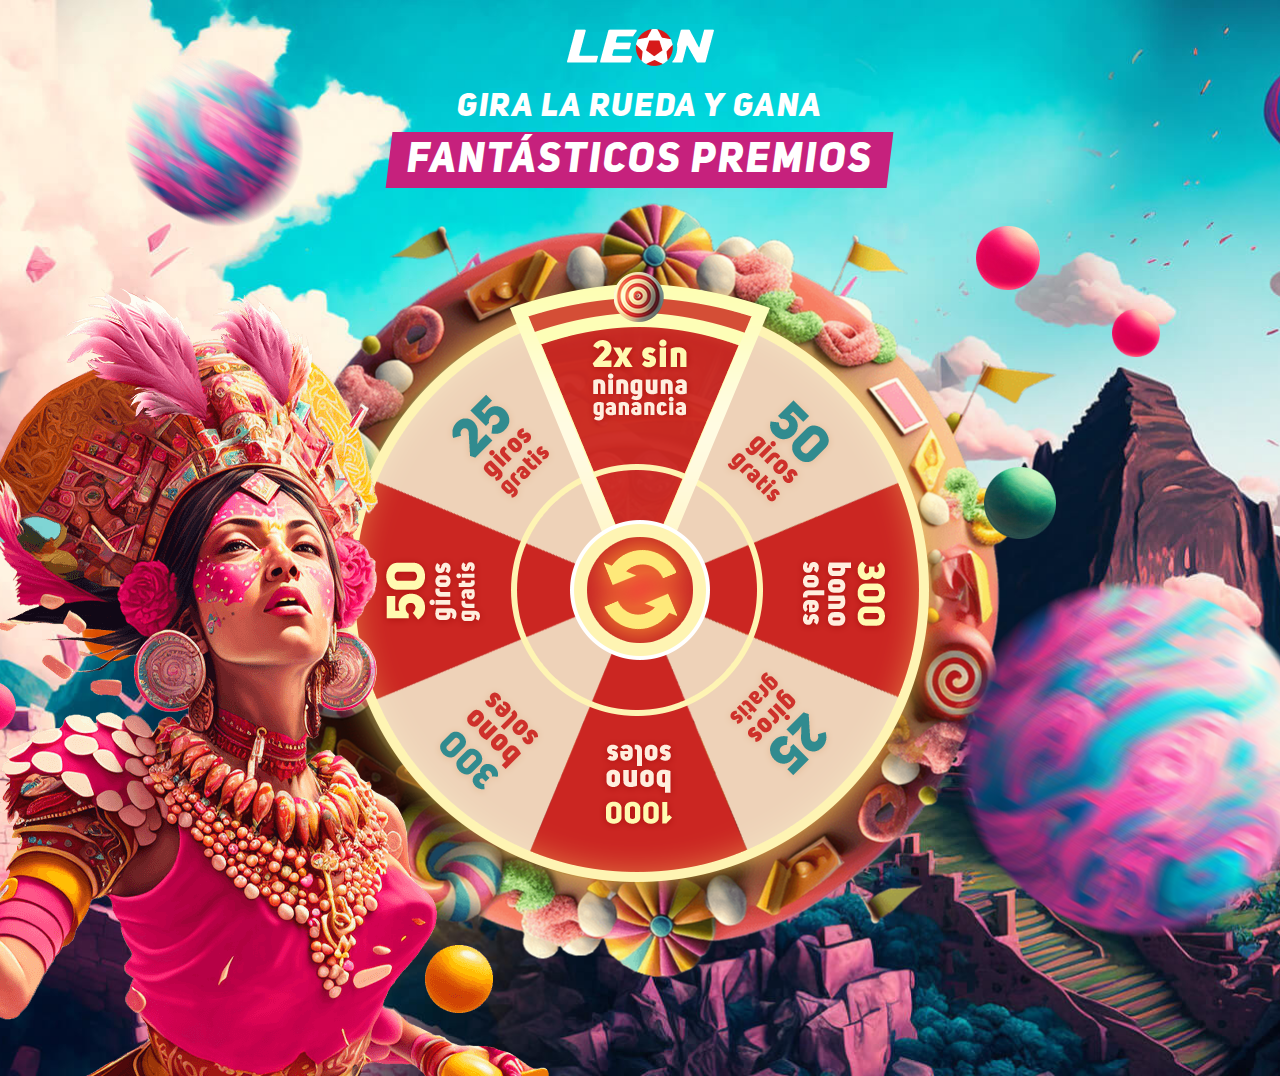
<file: index.html>
<!DOCTYPE html>
<html lang="ru">
<head>
  <meta charset="UTF-8">
  <meta http-equiv="X-UA-Compatible" content="IE=edge">
  <meta name="viewport" content="width=device-width, initial-scale=1.0">
  <link rel="stylesheet" href="./css/main.css">
  <title>leon</title>
</head>
<body>
  <div class="wrapper wrapper--decorated">
    <a href="second.html" class="logo">
      <img src="./img/logo.png" alt="logo" class="logo__img">
    </a>
    <div class="content">
      <div class="title">
        <h2 class="title__spin">Gira la rueda y gana</h2>
        <div class="title__prize-block">
          <h1 class="title__prize">fantásticos premios</h1>
        </div>
      </div>
      <div class="wheel">
        <img src="./img/wheel.png" alt="wheel" class="wheel__img">
        <img src="./img/spiner.png" alt="wheel" class="wheel__spiner">
        <button type="button" class="wheel__button start-button"></button>
      </div>
    </div>
    <div class="decor">
      <img src="./img/ball-1.png" alt="ball" class="decor__ball decor__ball--1">
      <img src="./img/ball-2.png" alt="ball" class="decor__ball decor__ball--2">
      <img src="./img/ball-3.png" alt="ball" class="decor__ball decor__ball--3">
      <img src="./img/ball-4.png" alt="ball" class="decor__ball decor__ball--4">
      <img src="./img/ball-5.png" alt="ball" class="decor__ball decor__ball--5">
      <img src="./img/ball-3.png" alt="ball" class="decor__ball decor__ball--6">

      <img src="./img/lady.png" alt="lady" class="decor__lady">
    </div>
    <div class="popup">
      <div class="popup__win">
        <div class="popup__block">
          <img src="./img/popup-win.png" alt="win-image" class="popup__img">
          <div class="popup__desc">
            <h4 class="popup__title">Ganaste!</h4>
            <div class="popup__text">Te espera un bono <br> de hasta S/.1,000!</div>
          </div>
          <div class="popup__button">
            <button type="button" class="button">Llevar</button>
          </div>
        </div>
      </div>
      <div class="popup__loss">
        <div class="popup__block">
          <img src="./img/popup-loss.png" alt="loss-image" class="popup__img">
          <div class="popup__desc">
            <h4 class="popup__title">Oh, no hay <br> suerte ahora</h4>
            <div class="popup__text"></div>
          </div>
          <div class="popup__button">
            <button type="button" class="button button--short">Girar de nuevo</button>
          </div>
        </div>
      </div>
    </div>
  </div>
  <script src="./js/demo-spin.js"></script>
</body>
</html>
</file>
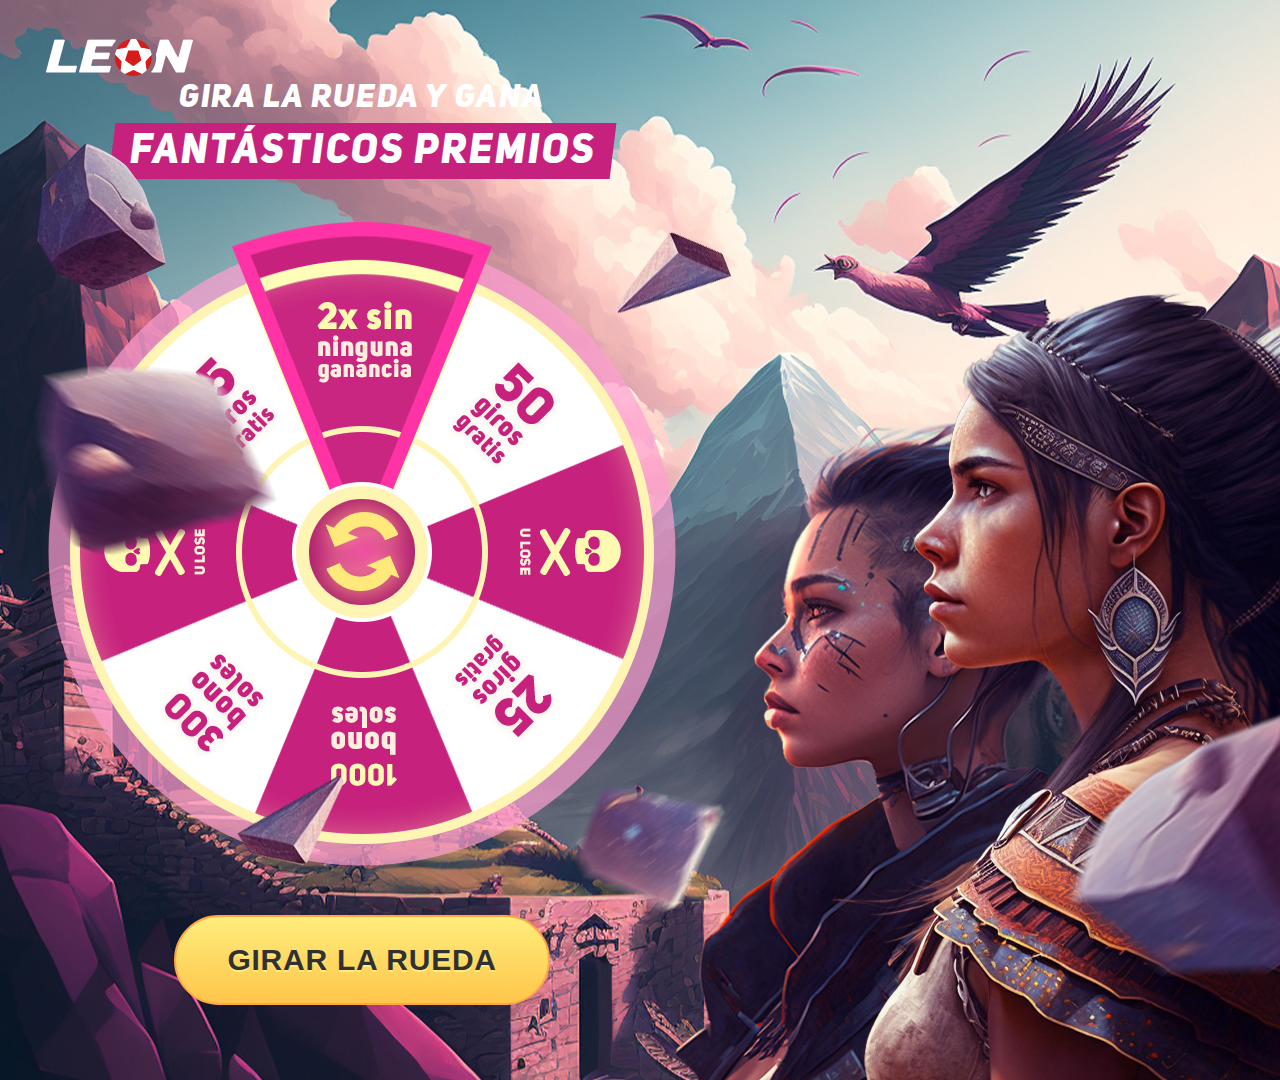
<file: second.html>
<!DOCTYPE html>
<html lang="ru">
<head>
  <meta charset="UTF-8">
  <meta http-equiv="X-UA-Compatible" content="IE=edge">
  <meta name="viewport" content="width=device-width, initial-scale=1.0">
  <link rel="stylesheet" href="./css/main.css">
  <title>leon</title>
</head>
<body>
  <div class="wrapper wrapper-second">
    <a href="/" class="logo logo-second">
      <img src="./img/logo.png" alt="logo" class="logo__img">
    </a>
    <div class="content content-second">
      <div class="title title-second">
        <h2 class="title__spin">Gira la rueda y gana</h2>
        <div class="title__prize-block">
          <h1 class="title__prize">fantásticos premios</h1>
        </div>
      </div>
      <div class="wheel wheel-second">
        <img src="./img/wheel-second.png" alt="wheel" class="wheel__img">
        <img src="./img/spiner-second.png" alt="wheel" class="wheel__spiner">
        <button type="button" class="wheel__button start-button"></button>
      </div>
      <div class="content__button">
        <button type="button" class="button button--high start-button">Girar la rueda</button>
      </div>
    </div>
    <div class="decor">
      <img src="./img/girl-1.png" alt="girl" class="decor__girl decor__girl-1">
      <img src="./img/girl-2.png" alt="girl" class="decor__girl decor__girl-2">

      <img src="./img/rock-1.png" alt="rock" class="decor__rock decor__rock--1">
      <img src="./img/rock-2.png" alt="rock" class="decor__rock decor__rock--2">
      <img src="./img/rock-3.png" alt="rock" class="decor__rock decor__rock--3">
      <img src="./img/rock-4.png" alt="rock" class="decor__rock decor__rock--4">
      <img src="./img/rock-5.png" alt="rock" class="decor__rock decor__rock--5">
      <img src="./img/rock-6.png" alt="rock" class="decor__rock decor__rock--6">
    </div>
    <div class="popup popup-second">
      <div class="popup__win">
        <div class="popup__block">
          <img src="./img/popup-win-second.png" alt="win-image" class="popup__img">
          <div class="popup__desc">
            <h4 class="popup__title">Ganaste!</h4>
            <div class="popup__text">Te espera un bono <br> de hasta S/.1,000!</div>
          </div>
          <div class="popup__button">
            <button type="button" class="button button--large">Llevar</button>
          </div>
        </div>
      </div>
      <div class="popup__loss">
        <div class="popup__block">
          <img src="./img/popup-loss-second.png" alt="loss-image" class="popup__img">
          <div class="popup__desc">
            <h4 class="popup__title">Oh, no hay <br> suerte ahora</h4>
            <div class="popup__text"></div>
          </div>
          <div class="popup__button">
            <button type="button" class="button button--short">Girar de nuevo</button>
          </div>
        </div>
      </div>
    </div>
  </div>
  <script src="./js/demo-spin.js"></script>
</body>
</html>
</file>
<file: css/main.css>
/*! normalize.css v7.0.0 | MIT License | github.com/necolas/normalize.css */html{line-height:1.15;-ms-text-size-adjust:100%;-webkit-text-size-adjust:100%}body{margin:0}article,aside,footer,header,nav,section{display:block}h1{font-size:2em;margin:0.67em 0}figcaption,figure,main{display:block}figure{margin:1em 40px}hr{-webkit-box-sizing:content-box;box-sizing:content-box;height:0;overflow:visible}pre{font-family:monospace,monospace;font-size:1em}a{background-color:transparent;-webkit-text-decoration-skip:objects}abbr[title]{border-bottom:none;text-decoration:underline;-webkit-text-decoration:underline dotted;text-decoration:underline dotted}b,strong{font-weight:inherit}b,strong{font-weight:bolder}code,kbd,samp{font-family:monospace,monospace;font-size:1em}dfn{font-style:italic}mark{background-color:#ff0;color:#000}small{font-size:80%}sub,sup{font-size:75%;line-height:0;position:relative;vertical-align:baseline}sub{bottom:-0.25em}sup{top:-0.5em}audio,video{display:inline-block}audio:not([controls]){display:none;height:0}img{border-style:none}svg:not(:root){overflow:hidden}button,input,optgroup,select,textarea{font-family:sans-serif;font-size:100%;line-height:1.15;margin:0}button,input{overflow:visible}button,select{text-transform:none}[type=reset],[type=submit],button,html [type=button]{-webkit-appearance:button}[type=button]::-moz-focus-inner,[type=reset]::-moz-focus-inner,[type=submit]::-moz-focus-inner,button::-moz-focus-inner{border-style:none;padding:0}[type=button]:-moz-focusring,[type=reset]:-moz-focusring,[type=submit]:-moz-focusring,button:-moz-focusring{outline:1px dotted ButtonText}fieldset{padding:0.35em 0.75em 0.625em}legend{-webkit-box-sizing:border-box;box-sizing:border-box;color:inherit;display:table;max-width:100%;padding:0;white-space:normal}progress{display:inline-block;vertical-align:baseline}textarea{overflow:auto}[type=checkbox],[type=radio]{-webkit-box-sizing:border-box;box-sizing:border-box;padding:0}[type=number]::-webkit-inner-spin-button,[type=number]::-webkit-outer-spin-button{height:auto}[type=search]{-webkit-appearance:textfield;outline-offset:-2px}[type=search]::-webkit-search-cancel-button,[type=search]::-webkit-search-decoration{-webkit-appearance:none}::-webkit-file-upload-button{-webkit-appearance:button;font:inherit}details,menu{display:block}summary{display:list-item}canvas{display:inline-block}template{display:none}[hidden]{display:none}@font-face{font-family:"Uni Sans";src:url("../fonts/Uni-Sans-Regular.woff") format("woff");font-weight:normal;font-style:normal}@font-face{font-family:"Uni Sans";src:url("../fonts/Uni-Sans-Light.woff") format("woff");font-weight:200;font-style:normal}@font-face{font-family:"Uni Sans";src:url("../fonts/Uni-Sans-Book.woff") format("woff");font-weight:300;font-style:normal}@font-face{font-family:"Uni Sans";src:url("../fonts/Uni-Sans-SemiBold.woff") format("woff");font-weight:600;font-style:normal}@font-face{font-family:"Uni Sans";src:url("../fonts/Uni-Sans-Heavy-Italic.woff") format("woff");font-weight:900;font-style:italic}*{-webkit-box-sizing:border-box;box-sizing:border-box}body,html{height:100%}html{font-size:16px}@media screen and (max-width:992px){html{font-size:15px}}@media screen and (max-width:768px){html{font-size:14px}}@media screen and (max-width:480px){html{font-size:12px}}body{font-family:"Uni Sans",Helvetica,sans-serif;text-rendering:optimizeLegibility;-webkit-font-smoothing:antialiased;-moz-osx-font-smoothing:grayscale}ul{margin:0;padding:0;list-style:none}img{display:block;max-width:100%;max-height:100%}button{padding:0;border:none;background:transparent;cursor:pointer}h1,h2,h3,h4,h5,h6{margin:0;font-weight:normal}p{padding:0;margin:0}.wrapper{width:100%;min-height:100%;padding:29px 0 10.3125rem;background:url("../img/bg-1.jpg") center center/cover no-repeat;position:relative;overflow:hidden}.wrapper--decorated:before{content:"";display:block;width:85%;height:85%;background:url("../img/decor.png") center center/cover no-repeat;position:absolute;top:12%;left:0%;pointer-events:none}.wrapper-second{padding:39px 0 4.6875rem;background:url("../img/bg-second.jpg") center center/cover no-repeat}@media screen and (max-width:480px){.wrapper-second{padding:28px 0 0}}.content-second{inline-size:-webkit-fit-content;inline-size:-moz-fit-content;inline-size:fit-content;margin:0 48.9% 0 auto}@media screen and (max-width:480px){.content-second{margin:0 auto}}.content-second .content__button{display:-webkit-box;display:-ms-flexbox;display:flex;-webkit-box-pack:center;-ms-flex-pack:center;justify-content:center;position:relative;z-index:50}.logo{width:147px;display:block;margin:0 auto 23px}.logo-second{margin:0 0 0.25rem 2.875rem}@media screen and (max-width:768px){.logo-second{margin:0 auto 23px}}.title{color:white;font-style:italic;text-transform:uppercase;text-align:center;margin-bottom:5.0625rem}@media screen and (max-width:480px){.title{margin-bottom:4.25rem}}.title__spin{font-weight:900;font-size:2rem;margin-bottom:6px;letter-spacing:0.05em}.title__prize-block{display:inline-block;background:#C6217D;padding:0.51em 1.1em;-webkit-transform:skewX(-7deg);transform:skewX(-7deg)}@media screen and (max-width:480px){.title__prize-block{padding:0.6em 1.7em}}.title__prize{font-weight:900;font-size:2.5rem;line-height:1;-webkit-transform:skewX(7deg);transform:skewX(7deg);letter-spacing:0.05em}@media screen and (max-width:480px){.title__prize{font-size:2.125rem}}.wheel{display:block;width:40.5rem;height:40.125rem;margin:0 auto;position:relative;z-index:10}@media screen and (max-width:768px){.wheel{width:31.25rem;height:31.25rem}}@media screen and (max-width:480px){.wheel{width:25.75rem;height:25.75rem}}.wheel:before{content:"";display:block;width:52.1875rem;height:48.4375rem;background:url("../img/wheel-decor.png") center center/cover no-repeat;position:absolute;top:50%;left:50%;-webkit-transform:translate(-50%,-50%);transform:translate(-50%,-50%);z-index:-1}@media screen and (max-width:768px){.wheel:before{width:40.64375rem;height:37.723125rem}}@media screen and (max-width:480px){.wheel:before{width:33.5rem;height:31.09375rem}}.wheel__spiner{width:16.25rem;height:21.875rem;position:absolute;top:3px;left:50%;-webkit-transform:translateX(-50%);transform:translateX(-50%);-webkit-transform-origin:50% 90%;transform-origin:50% 90%;-webkit-transition:0.7s;transition:0.7s}@media screen and (max-width:768px){.wheel__spiner{width:12.655625rem;height:17.03625rem}}@media screen and (max-width:480px){.wheel__spiner{width:10.416875rem;height:14.041875rem}}.wheel__button{width:8.75rem;height:8.75rem;background:url("../img/button.png") center center/cover no-repeat;position:absolute;top:50%;left:50%;-webkit-transform:translate(-50%,-50%);transform:translate(-50%,-50%);-webkit-transition:0.3s;transition:0.3s}.wheel__button:hover{-webkit-transform:translate(-50%,-50%) rotate(-180deg) scale(1.1);transform:translate(-50%,-50%) rotate(-180deg) scale(1.1)}.wheel__button:active{-webkit-transform:translate(-50%,-50%) rotate(-180deg) scale(1);transform:translate(-50%,-50%) rotate(-180deg) scale(1)}@media screen and (max-width:768px){.wheel__button{width:6.8125rem;height:6.8125rem}}@media screen and (max-width:480px){.wheel__button{width:5.616875rem;height:5.616875rem}}.wheel-second{width:36.5rem;height:36.5rem;margin:0 0 4.4375rem}@media screen and (max-width:768px){.wheel-second{width:31.25rem;height:31.25rem}}@media screen and (max-width:480px){.wheel-second{width:28.33375rem;height:28.33375rem;margin-bottom:9.6875rem}}.wheel-second:before{width:39.1875rem;height:39.1875rem;background:rgba(255,158,209,0.7);border-radius:50%}@media screen and (max-width:768px){.wheel-second:before{width:34.3125rem;height:34.3125rem}}@media screen and (max-width:480px){.wheel-second:before{width:30.4375rem;height:30.4375rem}}.wheel-second .wheel__spiner{top:-6.5%}@media screen and (max-width:768px){.wheel-second .wheel__spiner{width:14.285625rem;height:17.856875rem}}@media screen and (max-width:480px){.wheel-second .wheel__spiner{width:12.621875rem;height:16.6025rem}}.wheel-second .wheel__button{background:url("../img/button-second.png") center center/cover no-repeat}.decor__ball,.decor__girl,.decor__lady,.decor__rock{position:absolute;z-index:15}.decor__lady{bottom:-2px;right:51.8%;pointer-events:none}@media screen and (max-width:480px){.decor__lady{max-width:200%;width:34.166875rem;height:32.58375rem;bottom:-4.9%;right:-7%}}.decor__ball{will-change:transform}.decor__ball:first-child{top:5.2%;left:9.7%}@media screen and (max-width:992px){.decor__ball:first-child{width:10rem;top:2%;left:auto;right:80%}}@media screen and (max-width:480px){.decor__ball:first-child{width:7.83125rem;top:-0.91%;left:-11.2%}}.decor__ball:nth-child(2){bottom:12.8%;right:-3.1%;z-index:20}@media screen and (max-width:992px){.decor__ball:nth-child(2){bottom:0%;right:-10%}}@media screen and (max-width:768px){.decor__ball:nth-child(2){width:20rem;bottom:-4%;right:-9%}}@media screen and (max-width:480px){.decor__ball:nth-child(2){width:15.83125rem;bottom:-8.2%;right:-22.4%}}.decor__ball:nth-child(3){top:21%;right:18.76%}@media screen and (max-width:480px){.decor__ball:nth-child(3){width:4.333125rem;top:2.5%;right:6.7%}}.decor__ball:nth-child(4){top:43.4%;right:17.5%;z-index:15}@media screen and (max-width:992px){.decor__ball:nth-child(4){top:58%;right:-1%}}@media screen and (max-width:480px){.decor__ball:nth-child(4){width:4.833125rem;top:55.2%;right:-6%}}.decor__ball:nth-child(5){top:55.7%;left:6.4%}@media screen and (max-width:480px){.decor__ball:nth-child(5){width:4.166875rem;top:27.3%;left:-2.67%}}.decor__ball:nth-child(6){width:48px;top:28.7%;right:9.4%}@media screen and (max-width:480px){.decor__ball:nth-child(6){width:3.25rem;top:23.5%;right:-2.4%}}.decor__rock{will-change:transform}.decor__rock:nth-child(3){bottom:9.35%;right:0}@media screen and (max-width:992px){.decor__rock:nth-child(3){bottom:-18.6%;right:-8.4%}}.decor__rock:nth-child(4){top:13.24%;left:2.9%}@media screen and (max-width:768px){.decor__rock:nth-child(4){width:6.083125rem;top:0.7%;left:-9.3%}}.decor__rock:nth-child(5){top:33.7%;right:78.3%}@media screen and (max-width:992px){.decor__rock:nth-child(5){display:none}}.decor__rock:nth-child(6){bottom:19.69%;left:18.47%}@media screen and (max-width:480px){.decor__rock:nth-child(6){width:5.75rem;top:68%;left:-7.1%}}.decor__rock:nth-child(7){top:21.39%;left:48.1%}@media screen and (max-width:480px){.decor__rock:nth-child(7){width:6.166875rem;top:23%;left:86.5%}}.decor__rock:nth-child(8){bottom:15.46%;left:44.8%}@media screen and (max-width:768px){.decor__rock:nth-child(8){display:none}}.decor__girl-1{bottom:0%;left:50.45%}@media screen and (max-width:480px){.decor__girl-1{max-width:25.75rem;bottom:0%;left:6.1%}}.decor__girl-2{bottom:0%;left:64.73%}@media screen and (max-width:480px){.decor__girl-2{max-width:23.83125rem;bottom:1.1%;left:37%}}.popup__loss,.popup__win{position:fixed;top:0;bottom:0;left:0;right:0;background-color:rgba(0,0,0,0.6);display:-webkit-box;display:-ms-flexbox;display:flex;-webkit-box-pack:center;-ms-flex-pack:center;justify-content:center;-webkit-box-align:center;-ms-flex-align:center;align-items:center;z-index:50;display:none}.popup__block{position:relative;-webkit-animation:notificationScale 0.3s 0.3s backwards;animation:notificationScale 0.3s 0.3s backwards}@-webkit-keyframes notificationScale{0%{-webkit-transform:scale(0);transform:scale(0)}to{-webkit-transform:scale(1);transform:scale(1)}}@keyframes notificationScale{0%{-webkit-transform:scale(0);transform:scale(0)}to{-webkit-transform:scale(1);transform:scale(1)}}@media screen and (max-width:480px){.popup__img{-webkit-transform:translateX(-4%);transform:translateX(-4%);max-width:108%}}.popup__desc{position:absolute;top:67%;left:0%;right:0%;padding:0% 16%}.popup__title{font-size:4rem;font-style:normal;font-weight:600;text-align:center;letter-spacing:0.05em;text-transform:uppercase;color:#FFD953;text-shadow:0px 0px 10px #FFD953;margin-bottom:0.3125rem}@media screen and (max-width:768px){.popup__title{margin-bottom:0}}@media screen and (max-width:480px){.popup__title{font-size:3.33125rem}}.popup__text{font-size:2rem;font-style:normal;font-weight:300;line-height:1.2;text-align:center;color:#FFFFFF;overflow:hidden;display:-webkit-box;-webkit-line-clamp:3;-webkit-box-orient:vertical}@media screen and (max-width:480px){.popup__text{font-size:1.666875rem}}.popup__button{position:absolute;bottom:0;left:50%;-webkit-transform:translate(-50%,11%);transform:translate(-50%,11%)}@media screen and (max-width:480px){.popup__loss .popup__img{-webkit-transform:translateX(0%);transform:translateX(0%);max-width:100%}}.popup__loss .popup__desc{top:38%;left:0%;right:0%;padding:0% 20% 0% 9%}.popup__loss .popup__title{font-size:3.5rem}@media screen and (max-width:768px){.popup__loss .popup__title{font-size:3rem}}@media screen and (max-width:480px){.popup__loss .popup__title{font-size:2.5rem}}.popup__loss .popup__button{-webkit-transform:translate(-59%,33%);transform:translate(-59%,33%)}.popup-second .popup__title{color:#FDFEB7;text-shadow:0px 0px 10px #FDFEB7}@media screen and (max-width:480px){.popup-second .popup__title{font-size:3rem}}@media screen and (max-width:480px){.popup-second .popup__text{font-size:1.5rem}}.popup-second .popup__button{-webkit-transform:translate(-50%,25%);transform:translate(-50%,25%)}.popup-second .popup__loss .popup__desc{padding:0% 16% 0% 23%}.popup-second .popup__loss .popup__button{-webkit-transform:translate(-45%,-35%);transform:translate(-45%,-35%)}@media screen and (max-width:480px){.popup-second .popup__loss .popup__title{font-size:2.1875rem}}.button{padding:0.51em 2.51em;background:-webkit-gradient(linear,left top,left bottom,from(#FEED7C),to(#FFC54B));background:linear-gradient(180deg,#FEED7C 0%,#FFC54B 100%);border:2px solid #FFA645;border-radius:3.33125rem;white-space:nowrap;font-size:2rem;font-style:normal;font-weight:600;letter-spacing:0.05em;text-transform:uppercase;color:#313131;text-shadow:0px 2px 0px #FFEA83;-webkit-box-sizing:border-box;box-sizing:border-box;-webkit-transition:0.3s;transition:0.3s}.button:hover{background:-webkit-gradient(linear,left bottom,left top,from(#FEED7C),to(#FFC54B));background:linear-gradient(0deg,#FEED7C 0%,#FFC54B 100%)}.button--short{padding:0.51em 1.6em}@media screen and (max-width:480px){.button--short{font-size:1.75rem}}.button--high{font-size:1.875rem;padding:0.85em 1.7em;letter-spacing:0.025em}@media screen and (max-width:480px){.button--high{font-size:2rem}}.button--large{font-size:1.875rem;padding:0.86em 3.83em}@media screen and (max-width:480px){.button--large{font-size:1.625rem}}
</file>
